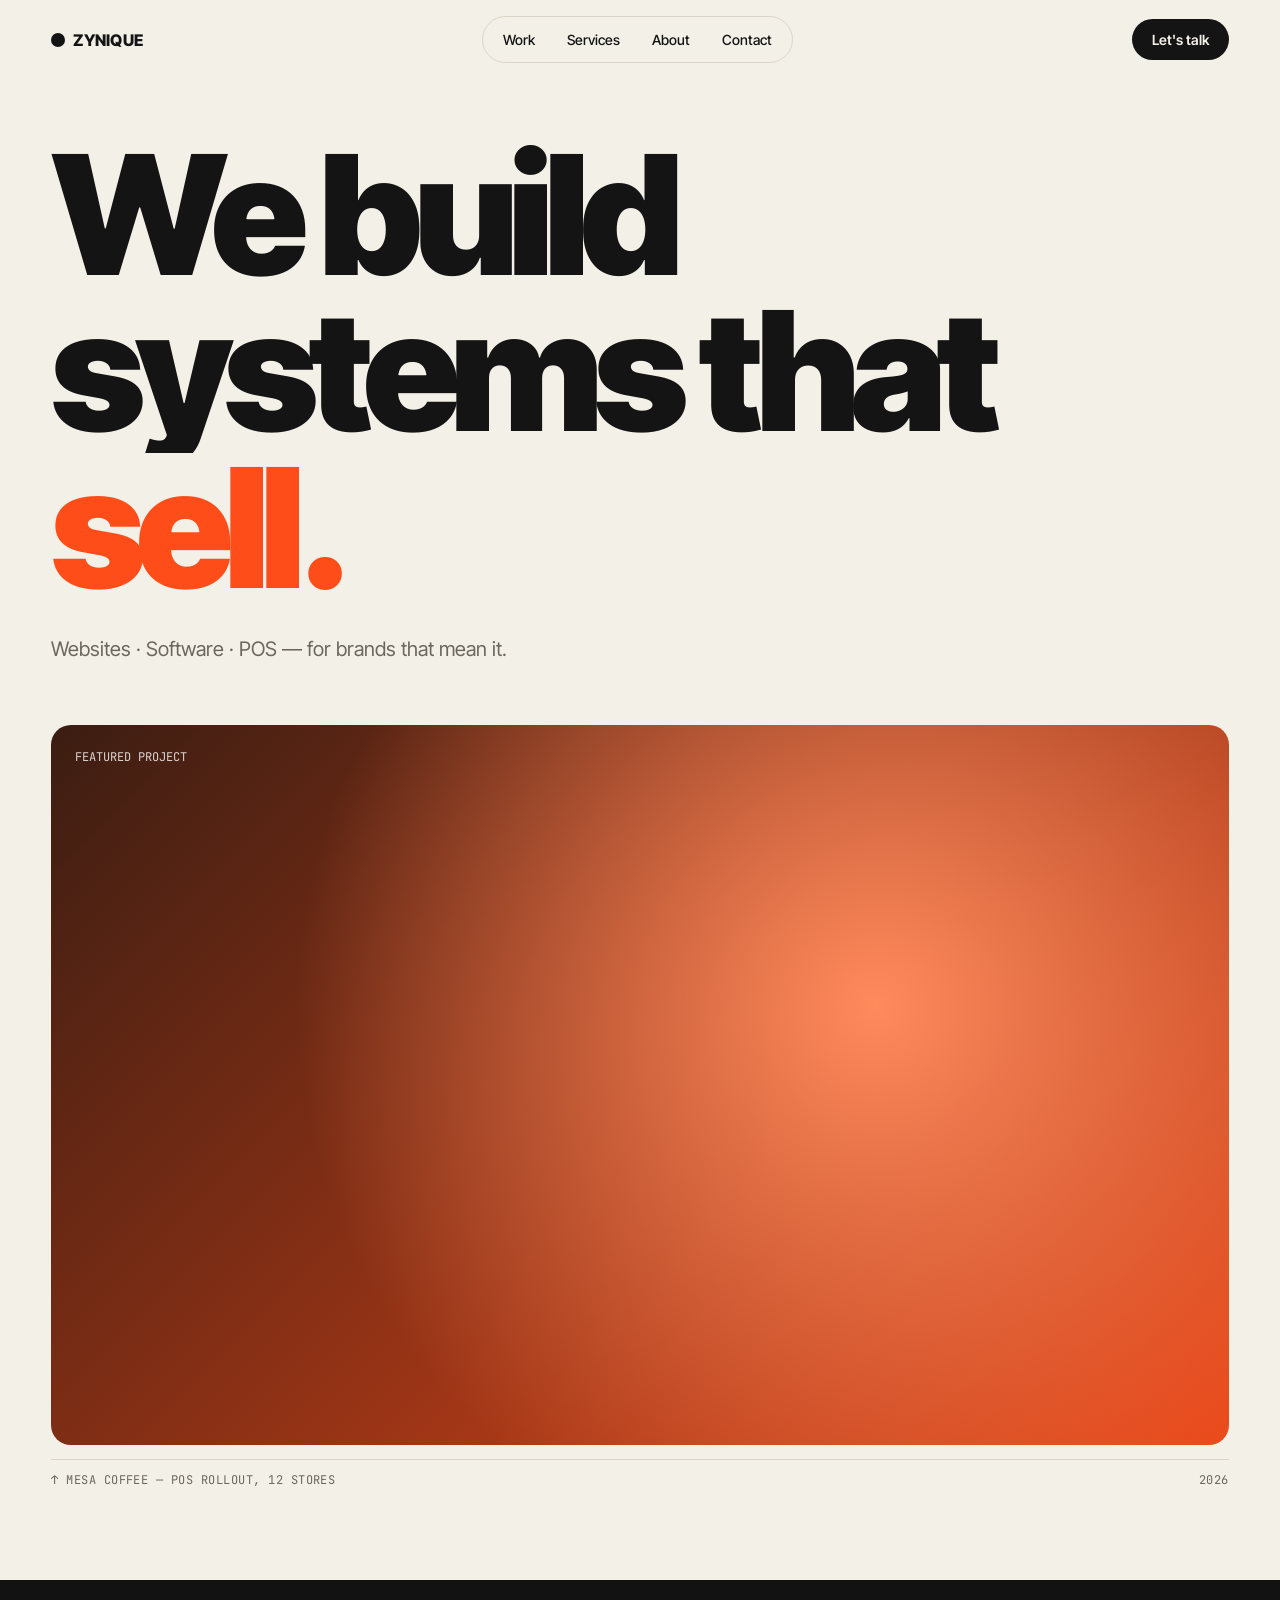
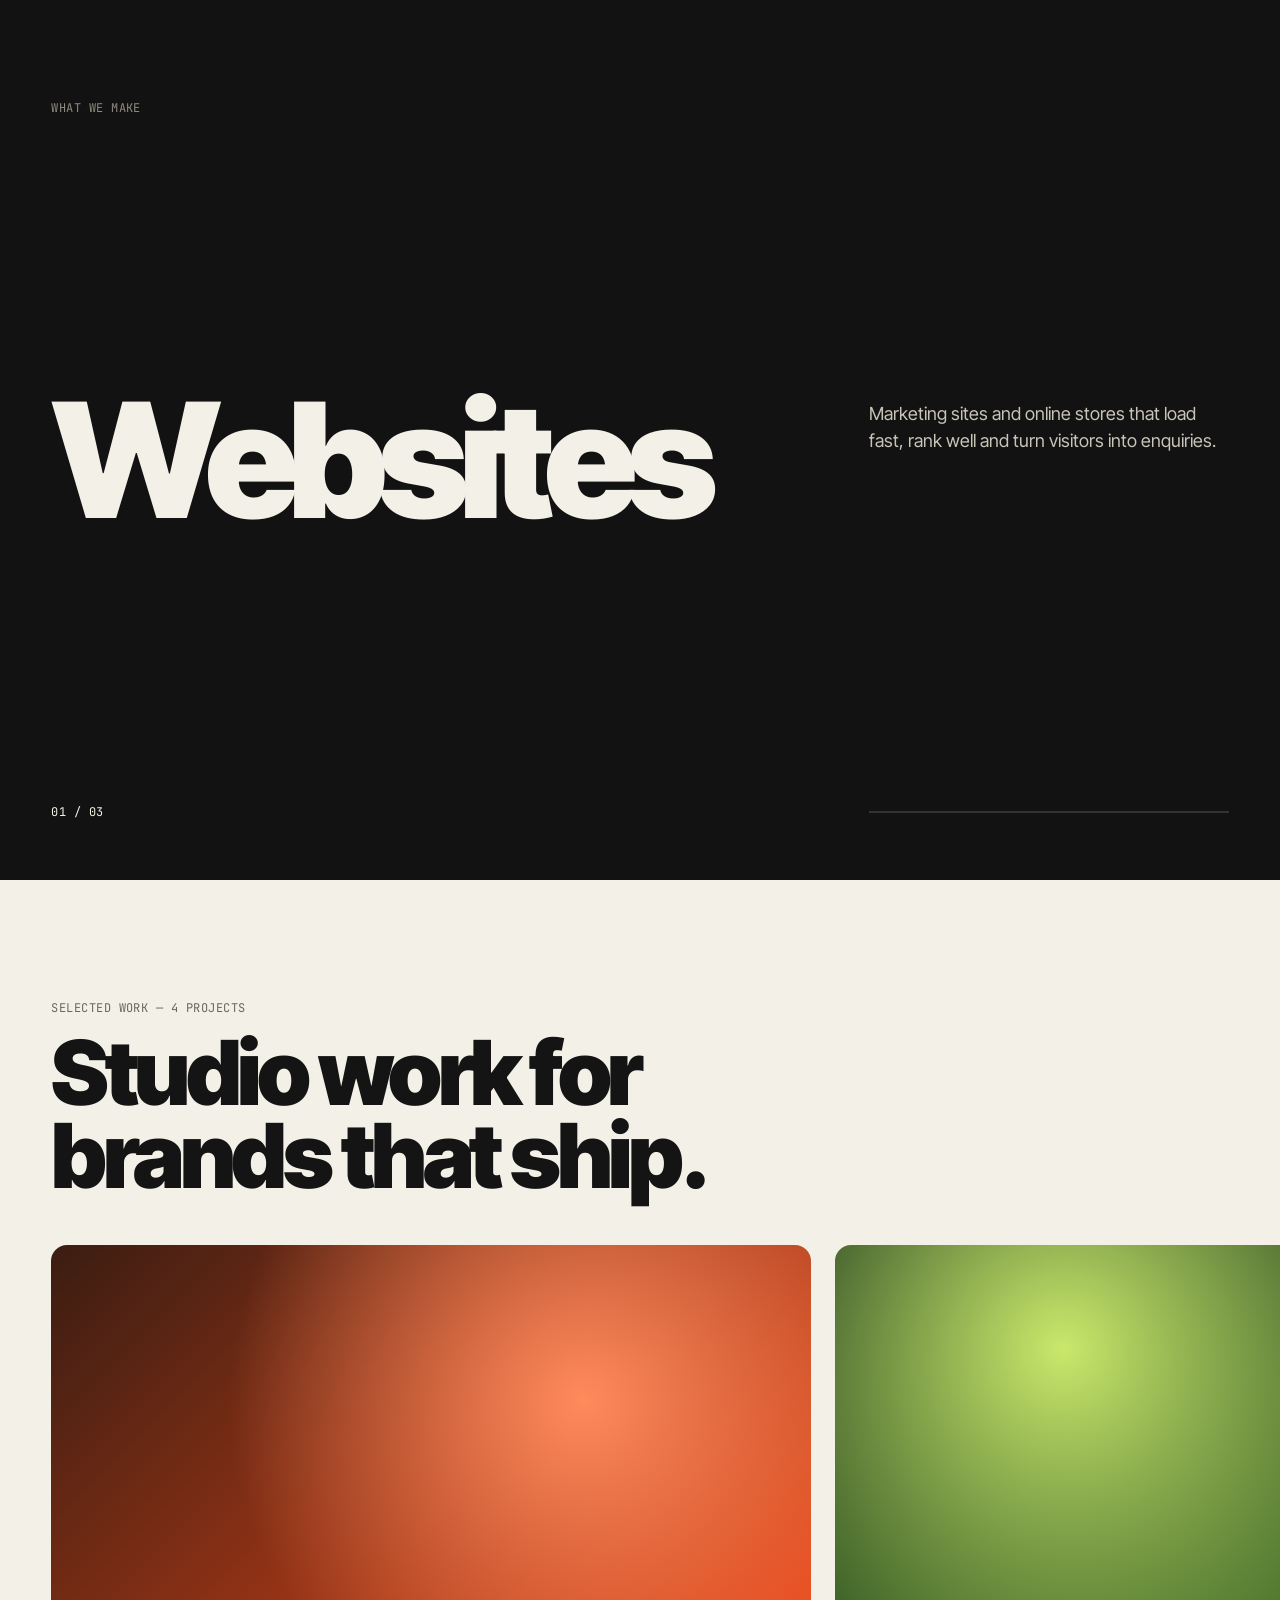
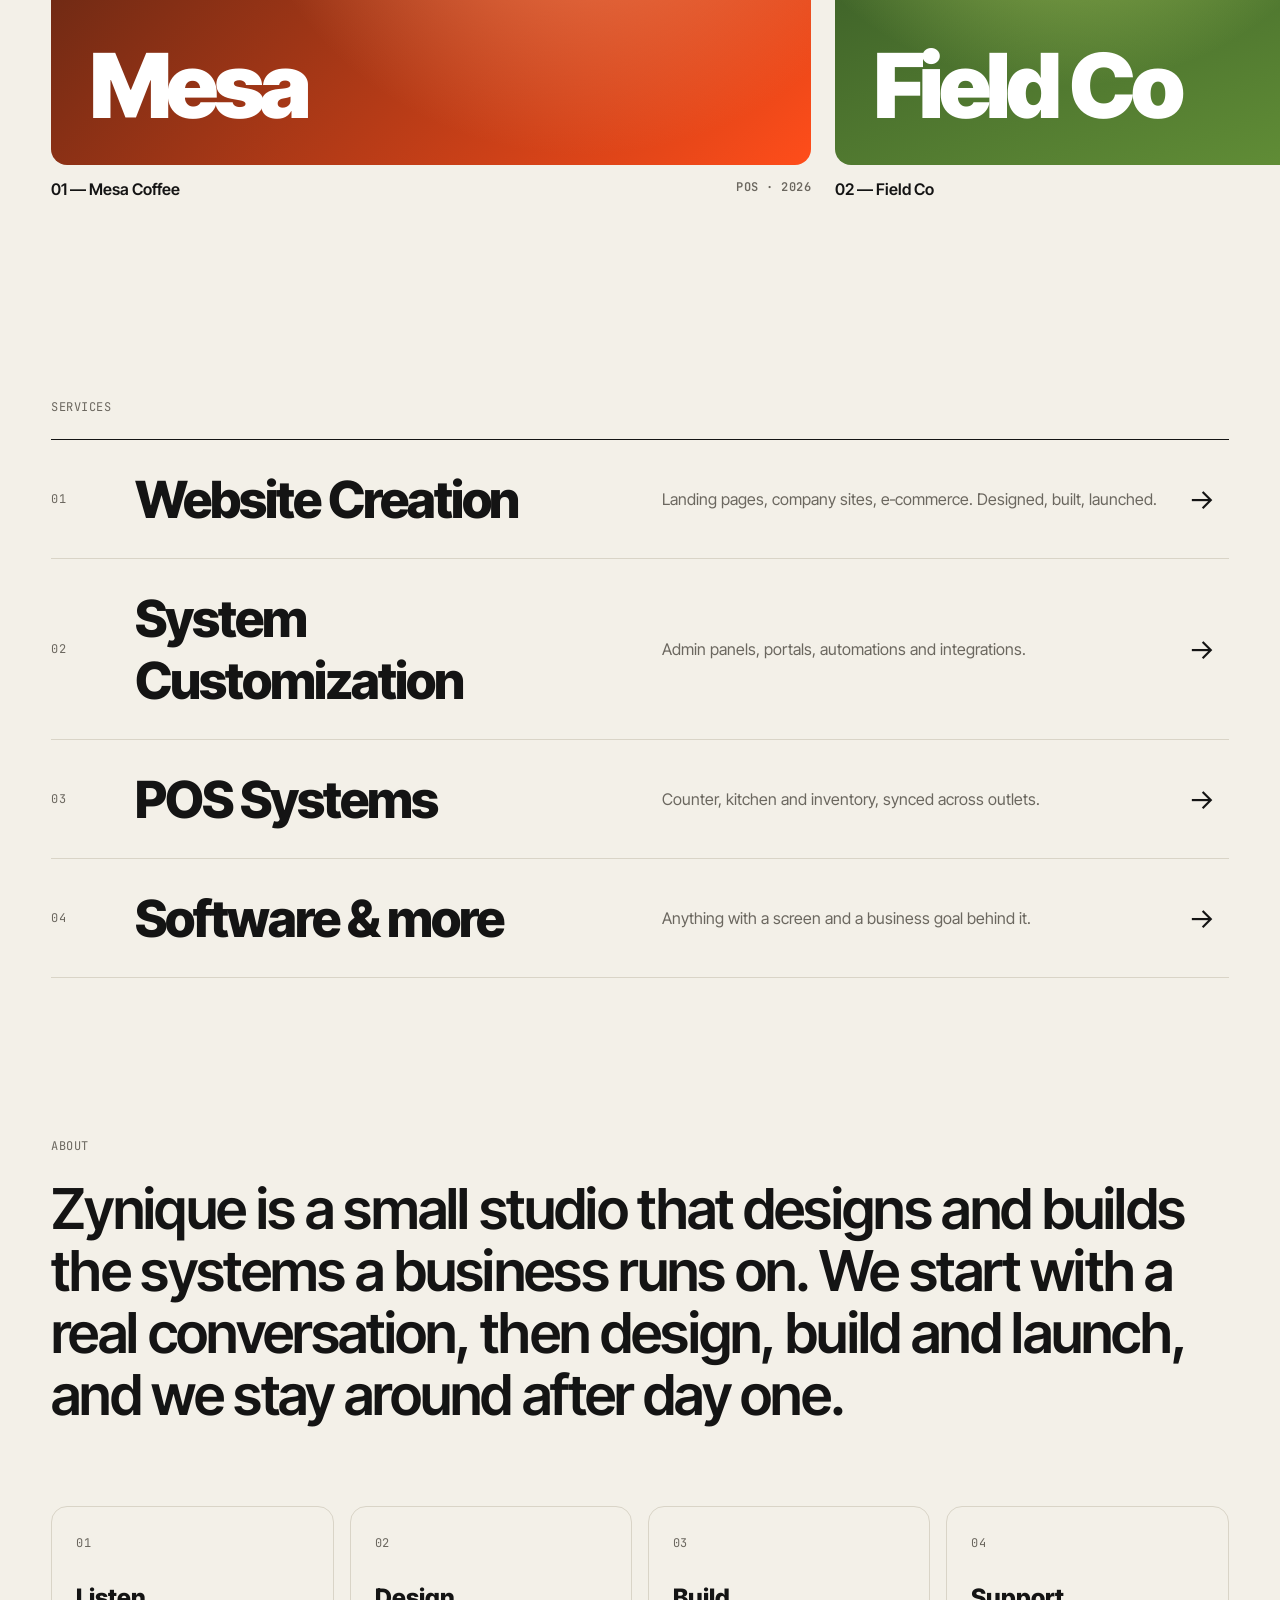
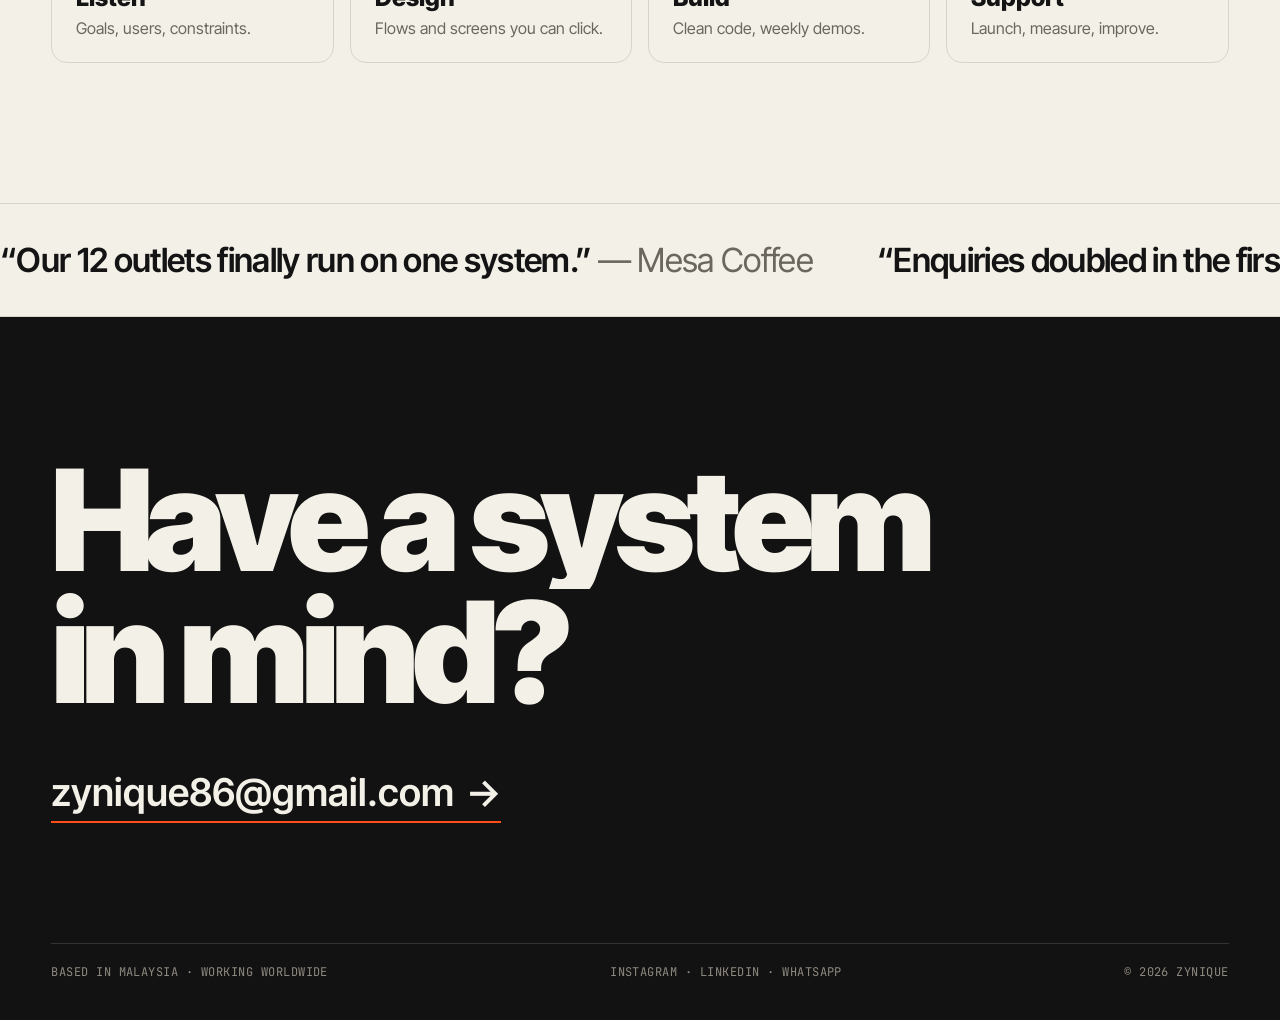
<file: index.html>
<!doctype html>
<html lang="en">
<head>
  <meta charset="utf-8">
  <meta name="viewport" content="width=device-width, initial-scale=1">
  <title>Zynique — Websites, Software & POS</title>
  <meta name="description" content="Zynique designs and builds websites, custom software and POS systems for brands that mean it. Based in Malaysia, working worldwide.">
  <link rel="icon" href="assets/favicon.svg" type="image/svg+xml">
  <link rel="apple-touch-icon" href="assets/apple-touch-icon.png">
  <meta name="theme-color" content="#f3f0e8">
  <meta property="og:type" content="website">
  <meta property="og:site_name" content="Zynique">
  <meta property="og:title" content="Zynique — Websites, Software & POS">
  <meta property="og:description" content="We build systems that sell. Websites, custom software and POS for brands that mean it. Based in Malaysia, working worldwide.">
  <meta property="og:url" content="https://ezjiet.github.io/Zynique-Profile-Site/">
  <meta property="og:image" content="https://ezjiet.github.io/Zynique-Profile-Site/assets/og-image.png">
  <meta property="og:image:width" content="1200">
  <meta property="og:image:height" content="630">
  <meta property="og:image:alt" content="Zynique: We build systems that sell.">
  <meta name="twitter:card" content="summary_large_image">
  <link rel="preconnect" href="https://fonts.googleapis.com">
  <link rel="preconnect" href="https://fonts.gstatic.com" crossorigin>
  <link href="https://fonts.googleapis.com/css2?family=Inter+Tight:wght@400;500;600;800;900&family=JetBrains+Mono:wght@400;500&display=swap" rel="stylesheet">
  <link rel="stylesheet" href="style.css">
</head>
<body>
  <div class="cursor" aria-hidden="true"><span>View</span></div>

  <header class="nav" id="nav">
    <a href="#top" class="logo"><span class="logo-mark"></span>ZYNIQUE</a>
    <nav class="nav-links" aria-label="Main">
      <a href="#work">Work</a>
      <a href="#services">Services</a>
      <a href="#about">About</a>
      <a href="#contact">Contact</a>
    </nav>
    <a href="#contact" class="btn btn-dark">Let's talk</a>
  </header>

  <main id="top">
    <!-- 1. Hero: giant type reveal + parallax featured image -->
    <section class="hero">
      <h1 class="hero-title">
        <span class="line"><span>We build</span></span>
        <span class="line"><span>systems that</span></span>
        <span class="line"><span class="accent">sell.</span></span>
      </h1>
      <p class="hero-sub reveal">Websites · Software · POS — for brands that mean it.</p>

      <figure class="hero-media" data-cursor>
        <div class="hero-media-inner">
          <div class="mock mock-mesa">
            <span class="mock-tag">Featured project</span>
            <strong>Mesa Coffee</strong>
            <em>POS rollout · 12 stores</em>
          </div>
        </div>
      </figure>
      <div class="hero-caption mono">
        <span>↑ Mesa Coffee — POS rollout, 12 stores</span>
        <span>2026</span>
      </div>
    </section>

    <!-- 2. Pinned section: word swap, tight splits -->
    <section class="pin" id="services-pin">
      <div class="pin-inner">
        <p class="mono pin-label">What we make</p>
        <div class="pin-words" aria-live="polite">
          <span class="pin-word is-active">Websites</span>
          <span class="pin-word">Software</span>
          <span class="pin-word">POS</span>
        </div>
        <div class="pin-desc">
          <p class="is-active">Marketing sites and online stores that load fast, rank well and turn visitors into enquiries.</p>
          <p>Dashboards, portals and internal tools shaped around how your team actually works.</p>
          <p>Point-of-sale for retail and F&amp;B, from one counter to a dozen outlets, synced to your back office.</p>
        </div>
        <div class="pin-count mono"><span class="pin-index">01</span> / 03</div>
        <div class="pin-bar"><span></span></div>
      </div>
    </section>

    <!-- 3. Selected work: horizontal reel driven by vertical scroll -->
    <section class="work" id="work">
      <div class="work-head">
        <p class="mono">Selected work — 4 projects</p>
        <h2>Studio work for<br>brands that ship.</h2>
      </div>
      <div class="reel">
        <div class="reel-track">
          <a class="case" href="#contact" data-cursor>
            <div class="case-img mock mock-mesa"><strong>Mesa</strong></div>
            <div class="case-meta"><span>01 — Mesa Coffee</span><span class="mono">POS · 2026</span></div>
          </a>
          <a class="case" href="#contact" data-cursor>
            <div class="case-img mock mock-field"><strong>Field Co</strong></div>
            <div class="case-meta"><span>02 — Field Co</span><span class="mono">Website · 2026</span></div>
          </a>
          <a class="case" href="#contact" data-cursor>
            <div class="case-img mock mock-north"><strong>Northline</strong></div>
            <div class="case-meta"><span>03 — Northline Logistics</span><span class="mono">Software · 2025</span></div>
          </a>
          <a class="case" href="#contact" data-cursor>
            <div class="case-img mock mock-verve"><strong>Verve</strong></div>
            <div class="case-meta"><span>04 — Verve Studio</span><span class="mono">Website · 2025</span></div>
          </a>
        </div>
      </div>
    </section>

    <!-- 4. Services index -->
    <section class="services" id="services">
      <p class="mono">Services</p>
      <ol class="svc-list">
        <li class="svc reveal"><span class="mono">01</span><h3>Website Creation</h3><p>Landing pages, company sites, e‑commerce. Designed, built, launched.</p><span class="arrow">→</span></li>
        <li class="svc reveal"><span class="mono">02</span><h3>System Customization</h3><p>Admin panels, portals, automations and integrations.</p><span class="arrow">→</span></li>
        <li class="svc reveal"><span class="mono">03</span><h3>POS Systems</h3><p>Counter, kitchen and inventory, synced across outlets.</p><span class="arrow">→</span></li>
        <li class="svc reveal"><span class="mono">04</span><h3>Software &amp; more</h3><p>Anything with a screen and a business goal behind it.</p><span class="arrow">→</span></li>
      </ol>
    </section>

    <!-- 5. About: word-by-word scrub + process -->
    <section class="about" id="about">
      <p class="mono">About</p>
      <p class="scrub">Zynique is a small studio that designs and builds the systems a business runs on. We start with a real conversation, then design, build and launch, and we stay around after day one.</p>
      <div class="process">
        <div class="step reveal"><span class="mono">01</span><h4>Listen</h4><p>Goals, users, constraints.</p></div>
        <div class="step reveal"><span class="mono">02</span><h4>Design</h4><p>Flows and screens you can click.</p></div>
        <div class="step reveal"><span class="mono">03</span><h4>Build</h4><p>Clean code, weekly demos.</p></div>
        <div class="step reveal"><span class="mono">04</span><h4>Support</h4><p>Launch, measure, improve.</p></div>
      </div>
    </section>

    <!-- 6. Testimonials marquee -->
    <section class="quotes" aria-label="Testimonials">
      <div class="marquee">
        <div class="marquee-track">
          <blockquote>“Our 12 outlets finally run on one system.” <cite>— Mesa Coffee</cite></blockquote>
          <blockquote>“Enquiries doubled in the first month.” <cite>— Field Co</cite></blockquote>
          <blockquote>“They built exactly how our team works.” <cite>— Northline</cite></blockquote>
          <blockquote>“Fast, clear, and still answering after launch.” <cite>— Verve</cite></blockquote>
        </div>
      </div>
    </section>
  </main>

  <!-- 7. CTA footer -->
  <footer class="cta" id="contact">
    <h2 class="cta-title"><span class="line"><span>Have a system</span></span><span class="line"><span>in mind?</span></span></h2>
    <a class="cta-mail" href="mailto:zynique86@gmail.com">zynique86@gmail.com <span>→</span></a>
    <div class="cta-foot mono">
      <span>Based in Malaysia · Working worldwide</span>
      <span><a href="#">Instagram</a> · <a href="#">LinkedIn</a> · <a href="https://wa.me/60173554188" target="_blank" rel="noopener">WhatsApp</a></span>
      <span>© <span id="year">2026</span> Zynique</span>
    </div>
  </footer>

  <script src="vendor/lenis.min.js"></script>
  <script src="vendor/gsap.min.js"></script>
  <script src="vendor/ScrollTrigger.min.js"></script>
  <script src="script.js"></script>
</body>
</html>
</file>
<file: style.css>
:root {
  --bg: #f3f0e8;
  --ink: #141414;
  --muted: #6b675f;
  --line: #d9d4c7;
  --accent: #ff4d1a;
  --dark: #121212;
  --pad: clamp(16px, 4vw, 56px);
  --sans: "Inter Tight", system-ui, sans-serif;
  --mono: "JetBrains Mono", ui-monospace, monospace;
}

* { box-sizing: border-box; margin: 0; padding: 0; }
html.lenis, html.lenis body { height: auto; }
.lenis.lenis-smooth { scroll-behavior: auto !important; }
body {
  background: var(--bg);
  color: var(--ink);
  font-family: var(--sans);
  -webkit-font-smoothing: antialiased;
  overflow-x: hidden;
}
a { color: inherit; text-decoration: none; }
.mono { font-family: var(--mono); font-size: 12px; letter-spacing: .04em; text-transform: uppercase; color: var(--muted); }
.accent { color: var(--accent); }

/* Nav */
.nav {
  position: fixed; inset: 16px var(--pad) auto; z-index: 50;
  display: flex; align-items: center; justify-content: space-between;
  transition: transform .4s ease;
}
.nav.is-hidden { transform: translateY(-140%); }
.nav.on-dark .logo { color: #f3f0e8; }
.nav.on-dark .logo-mark { background: #f3f0e8; }
.nav.on-dark .btn-dark { background: #f3f0e8; color: var(--ink); }
.logo { display: flex; align-items: center; gap: 8px; font-weight: 800; letter-spacing: .02em; }
.logo-mark { width: 14px; height: 14px; border-radius: 50%; background: var(--ink); }
.nav-links {
  display: flex; gap: 4px; padding: 6px; border: 1px solid var(--line); border-radius: 99px;
  background: rgba(243,240,232,.8); backdrop-filter: blur(10px);
}
.nav-links a { padding: 8px 14px; border-radius: 99px; font-size: 14px; font-weight: 500; transition: background .2s; }
.nav-links a:hover { background: var(--ink); color: var(--bg); }
.btn { display: inline-block; padding: 12px 20px; border-radius: 99px; font-weight: 600; font-size: 14px; }
.btn-dark { background: var(--ink); color: var(--bg); }

/* Hero */
.hero { padding: 140px var(--pad) 80px; }
.hero-title { font-size: clamp(56px, 13vw, 220px); font-weight: 900; line-height: .9; letter-spacing: -.055em; }
.line { display: block; overflow: hidden; padding-bottom: .04em; }
.line > span { display: inline-block; }
.hero-sub { margin-top: 28px; font-size: clamp(16px, 1.6vw, 20px); color: var(--muted); }
.hero-media { margin-top: 64px; height: 80vh; border-radius: 20px; overflow: hidden; }
.hero-media-inner { height: 130%; will-change: transform; }
.hero-caption { display: flex; justify-content: space-between; margin-top: 14px; padding: 12px 0; border-top: 1px solid var(--line); }

/* Placeholder visuals */
.mock {
  position: relative; width: 100%; height: 100%;
  display: flex; flex-direction: column; justify-content: flex-end; gap: 6px;
  padding: clamp(20px, 3vw, 40px); color: #fff;
}
.mock strong { font-size: clamp(36px, 7vw, 120px); font-weight: 900; letter-spacing: -.05em; line-height: .9; }
.mock em { font-style: normal; opacity: .8; }
.mock-tag { position: absolute; top: 24px; left: 24px; font-family: var(--mono); font-size: 12px; text-transform: uppercase; opacity: .8; }
.mock-mesa  { background: radial-gradient(circle at 70% 30%, #ff8a5c, transparent 55%), linear-gradient(135deg, #3b1d12, #ff4d1a); }
.mock-field { background: radial-gradient(circle at 30% 20%, #c9e86b, transparent 50%), linear-gradient(160deg, #1f3b1d, #6b9a3a); }
.mock-north { background: radial-gradient(circle at 80% 70%, #7cc4ff, transparent 50%), linear-gradient(200deg, #0d1b2e, #2b5d8f); }
.mock-verve { background: radial-gradient(circle at 20% 80%, #ffb3e6, transparent 50%), linear-gradient(120deg, #2a1033, #a23f8f); }

/* Pinned word swap */
.pin { background: var(--dark); color: #f3f0e8; }
.pin-inner {
  height: 100vh; padding: 120px var(--pad) 60px;
  display: grid; grid-template-columns: 1fr minmax(0, 360px); grid-template-rows: auto 1fr auto; gap: 24px;
}
.pin-label { grid-column: 1 / -1; color: #8f8a80; }
.pin-words { position: relative; align-self: center; height: clamp(70px, 12.5vw, 200px); }
.pin-word {
  position: absolute; left: 0; top: 0;
  font-size: clamp(64px, 12.5vw, 200px); font-weight: 900; letter-spacing: -.06em; line-height: 1;
  opacity: 0; transform: translateY(40%); transition: opacity .5s, transform .6s cubic-bezier(.2,.8,.2,1);
}
.pin-word.is-active { opacity: 1; transform: none; }
.pin-word.is-past { opacity: 0; transform: translateY(-40%); }
.pin-word:nth-child(2) { color: var(--accent); }
.pin-desc { position: relative; align-self: center; min-height: 120px; }
.pin-desc p { position: absolute; inset: 0; font-size: 18px; line-height: 1.5; color: #c9c4b8; opacity: 0; transition: opacity .4s; }
.pin-desc p.is-active { opacity: 1; }
.pin-count { color: #f3f0e8; }
.pin-bar { grid-column: 2; align-self: center; height: 2px; background: #333; }
.pin-bar span { display: block; height: 100%; width: 100%; background: var(--accent); transform-origin: left; transform: scaleX(0); }

/* Horizontal reel */
.work { padding: 120px 0 0; }
.work-head { padding: 0 var(--pad) 48px; }
.work-head h2 { margin-top: 16px; font-size: clamp(44px, 7vw, 110px); font-weight: 900; letter-spacing: -.05em; line-height: .92; }
.reel { overflow: hidden; }
.reel-track { display: flex; gap: 24px; padding: 0 var(--pad) 80px; width: max-content; will-change: transform; }
.case { width: min(70vw, 760px); flex: none; }
.case-img { height: min(60vh, 520px); border-radius: 16px; overflow: hidden; transition: transform .5s cubic-bezier(.2,.8,.2,1); }
.case:hover .case-img { transform: scale(.98); }
.case-meta { display: flex; justify-content: space-between; margin-top: 14px; font-weight: 600; }

/* Services */
.services { padding: 120px var(--pad); }
.svc-list { list-style: none; margin-top: 24px; border-top: 1px solid var(--ink); }
.svc {
  display: grid; grid-template-columns: 60px 1fr 1fr 40px; align-items: center; gap: 24px;
  padding: 28px 0; border-bottom: 1px solid var(--line); cursor: pointer; transition: padding .3s, color .3s;
}
.svc h3 { font-size: clamp(26px, 4vw, 56px); font-weight: 800; letter-spacing: -.04em; }
.svc p { color: var(--muted); }
.svc .arrow { font-size: 28px; transition: transform .3s; }
.svc:hover { padding-left: 16px; color: var(--accent); }
.svc:hover .arrow { transform: rotate(-45deg); }

/* About */
.about { padding: 40px var(--pad) 140px; }
.scrub { margin-top: 24px; max-width: 1200px; font-size: clamp(28px, 4.4vw, 64px); font-weight: 600; letter-spacing: -.03em; line-height: 1.1; }
.scrub .w { opacity: .15; }
.process { display: grid; grid-template-columns: repeat(4, 1fr); gap: 16px; margin-top: 80px; }
.step { padding: 24px; border: 1px solid var(--line); border-radius: 16px; }
.step h4 { margin: 32px 0 6px; font-size: 24px; font-weight: 800; }
.step p { color: var(--muted); }

/* Quotes marquee */
.quotes { border-block: 1px solid var(--line); padding: 36px 0; overflow: hidden; }
.marquee-track { display: flex; gap: 64px; width: max-content; animation: marquee 30s linear infinite; }
.quotes:hover .marquee-track { animation-play-state: paused; }
.marquee blockquote { font-size: clamp(22px, 2.6vw, 36px); font-weight: 600; letter-spacing: -.02em; white-space: nowrap; }
.marquee cite { font-style: normal; color: var(--muted); font-weight: 400; }
@keyframes marquee { to { transform: translateX(-50%); } }

/* CTA */
.cta { background: var(--dark); color: #f3f0e8; padding: 140px var(--pad) 40px; }
.cta-title { font-size: clamp(56px, 11vw, 180px); font-weight: 900; letter-spacing: -.055em; line-height: .9; }
.cta-mail { display: inline-flex; gap: 12px; margin-top: 48px; font-size: clamp(22px, 3vw, 40px); font-weight: 600; border-bottom: 2px solid var(--accent); padding-bottom: 6px; }
.cta-mail span { transition: transform .3s; }
.cta-mail:hover span { transform: translateX(8px); }
.cta-grid { display: grid; grid-template-columns: 1.6fr 1fr; gap: clamp(32px, 6vw, 96px); margin-top: 64px; align-items: start; }
.contact-form { display: grid; gap: 28px; }
.field-row { display: grid; grid-template-columns: 1fr 1fr; gap: 28px; }
.field { display: grid; gap: 8px; }
.field .mono { color: #8f8a80; }
.field input, .field select, .field textarea {
  width: 100%; background: transparent; color: #f3f0e8; font: 500 20px/1.4 var(--sans);
  border: 0; border-bottom: 1px solid #444; border-radius: 0; padding: 8px 0; resize: vertical; transition: border-color .2s;
}
.field select option { color: var(--ink); }
.field input:focus, .field select:focus, .field textarea:focus { outline: none; border-color: var(--accent); }
.field.is-invalid input, .field.is-invalid textarea { border-color: #f87171; }
.hp { position: absolute; left: -9999px; }
.form-actions { display: flex; flex-wrap: wrap; align-items: center; gap: 20px; }
.btn-accent, .btn-wa { display: inline-flex; gap: 10px; border: 0; cursor: pointer; font-family: var(--sans); font-size: 16px; padding: 16px 26px; }
.btn-accent { background: var(--accent); color: #fff; }
.btn-accent:disabled { opacity: .6; cursor: wait; }
.btn-wa { background: #25d366; color: #0b2e17; }
.btn-accent span, .btn-wa span { transition: transform .3s; }
.btn-accent:hover span, .btn-wa:hover span { transform: translateX(6px); }
.form-status { color: #c9c4b8; }
.form-status.is-ok { color: #6ee7a0; }
.form-status.is-err { color: #f87171; }
.cta-side { display: grid; gap: 14px; justify-items: start; }
.cta-side .mono { color: #8f8a80; }
.cta-side .mono + .cta-mail { margin-top: 0; }
.cta-side .btn-wa + .mono { margin-top: 24px; }
.cta-foot { display: flex; flex-wrap: wrap; justify-content: space-between; gap: 12px; margin-top: 120px; padding-top: 20px; border-top: 1px solid #333; color: #8f8a80; }

/* Cursor follower */
.cursor {
  position: fixed; left: 0; top: 0; z-index: 100; pointer-events: none;
  width: 88px; height: 88px; margin: -44px 0 0 -44px; border-radius: 50%;
  background: var(--accent); color: #fff; display: grid; place-items: center;
  font: 600 14px var(--sans); transform: scale(0); transition: transform .3s cubic-bezier(.2,.8,.2,1);
}
.cursor.is-on { transform: scale(1); }

/* Mobile */
@media (max-width: 760px) {
  .nav-links { display: none; }
  .hero-media { height: 56vh; }
  .pin-inner { grid-template-columns: 1fr; grid-template-rows: auto 1fr auto auto; }
  .pin-bar { grid-column: 1; }
  .case { width: 82vw; }
  .svc { grid-template-columns: 36px 1fr 24px; }
  .svc p { display: none; }
  .process { grid-template-columns: 1fr 1fr; }
  .cursor { display: none; }
  .cta-grid, .field-row { grid-template-columns: 1fr; }
}

@media (prefers-reduced-motion: reduce) {
  .marquee-track { animation: none; flex-wrap: wrap; width: auto; }
  .scrub .w { opacity: 1; }
}
</file>
